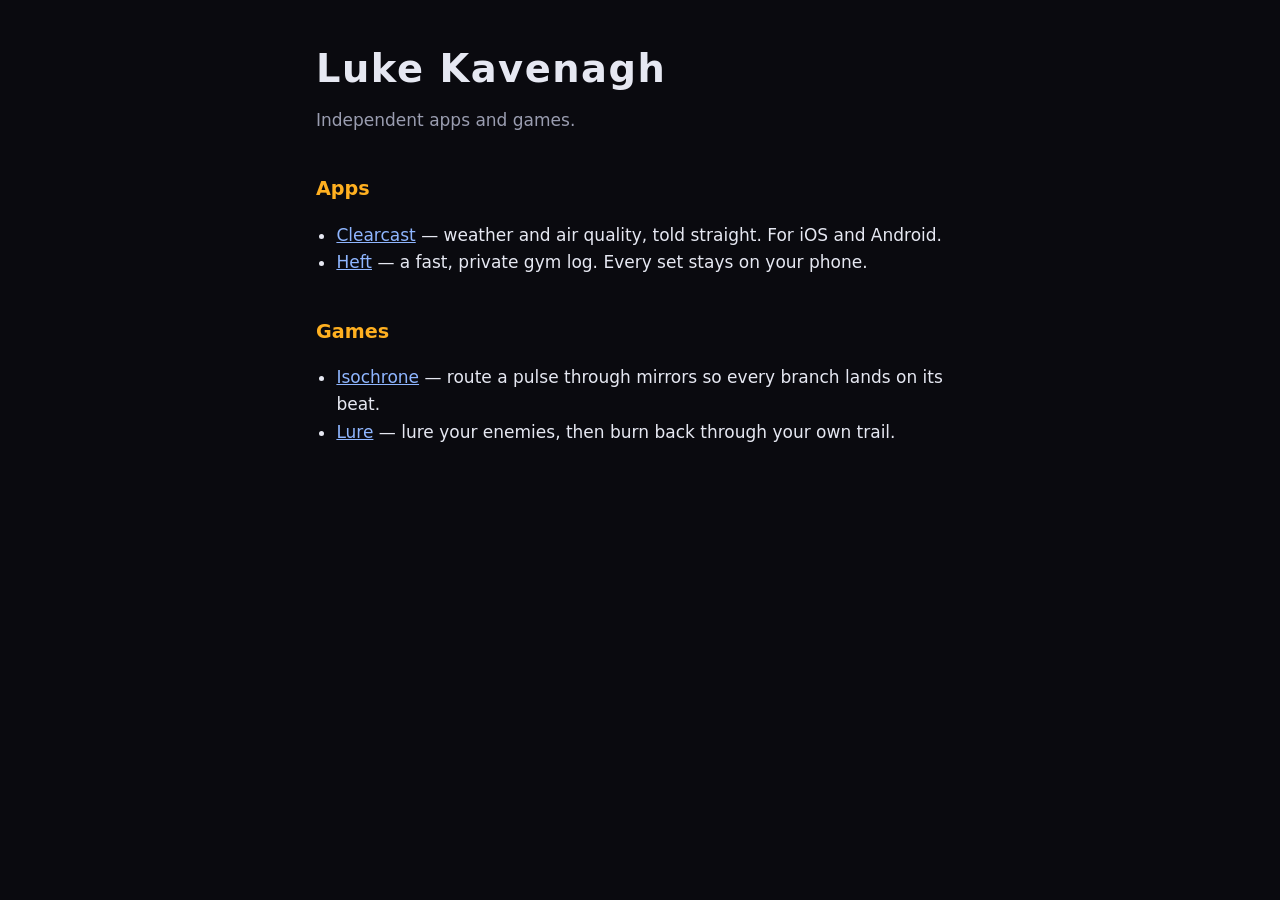
<file: index.html>
<!doctype html>
<html lang="en">
<head>
<meta charset="utf-8">
<meta name="viewport" content="width=device-width, initial-scale=1">
<title>Luke Kavenagh</title>
<link rel="stylesheet" href="/style.css">
</head>
<body>
<main>
  <h1>Luke Kavenagh</h1>
  <p class="dim">Independent apps and games.</p>
  <h2>Apps</h2>
  <ul>
    <li><a href="/clearcast/">Clearcast</a> — weather and air quality, told straight. For iOS and Android.</li>
    <li><a href="/heft/">Heft</a> — a fast, private gym log. Every set stays on your phone.</li>
  </ul>
  <h2>Games</h2>
  <ul>
    <li><a href="/isochrone/">Isochrone</a> — route a pulse through mirrors so every branch lands on its beat.</li>
    <li><a href="/lure/">Lure</a> — lure your enemies, then burn back through your own trail.</li>
  </ul>
</main>
</body>
</html>
</file>
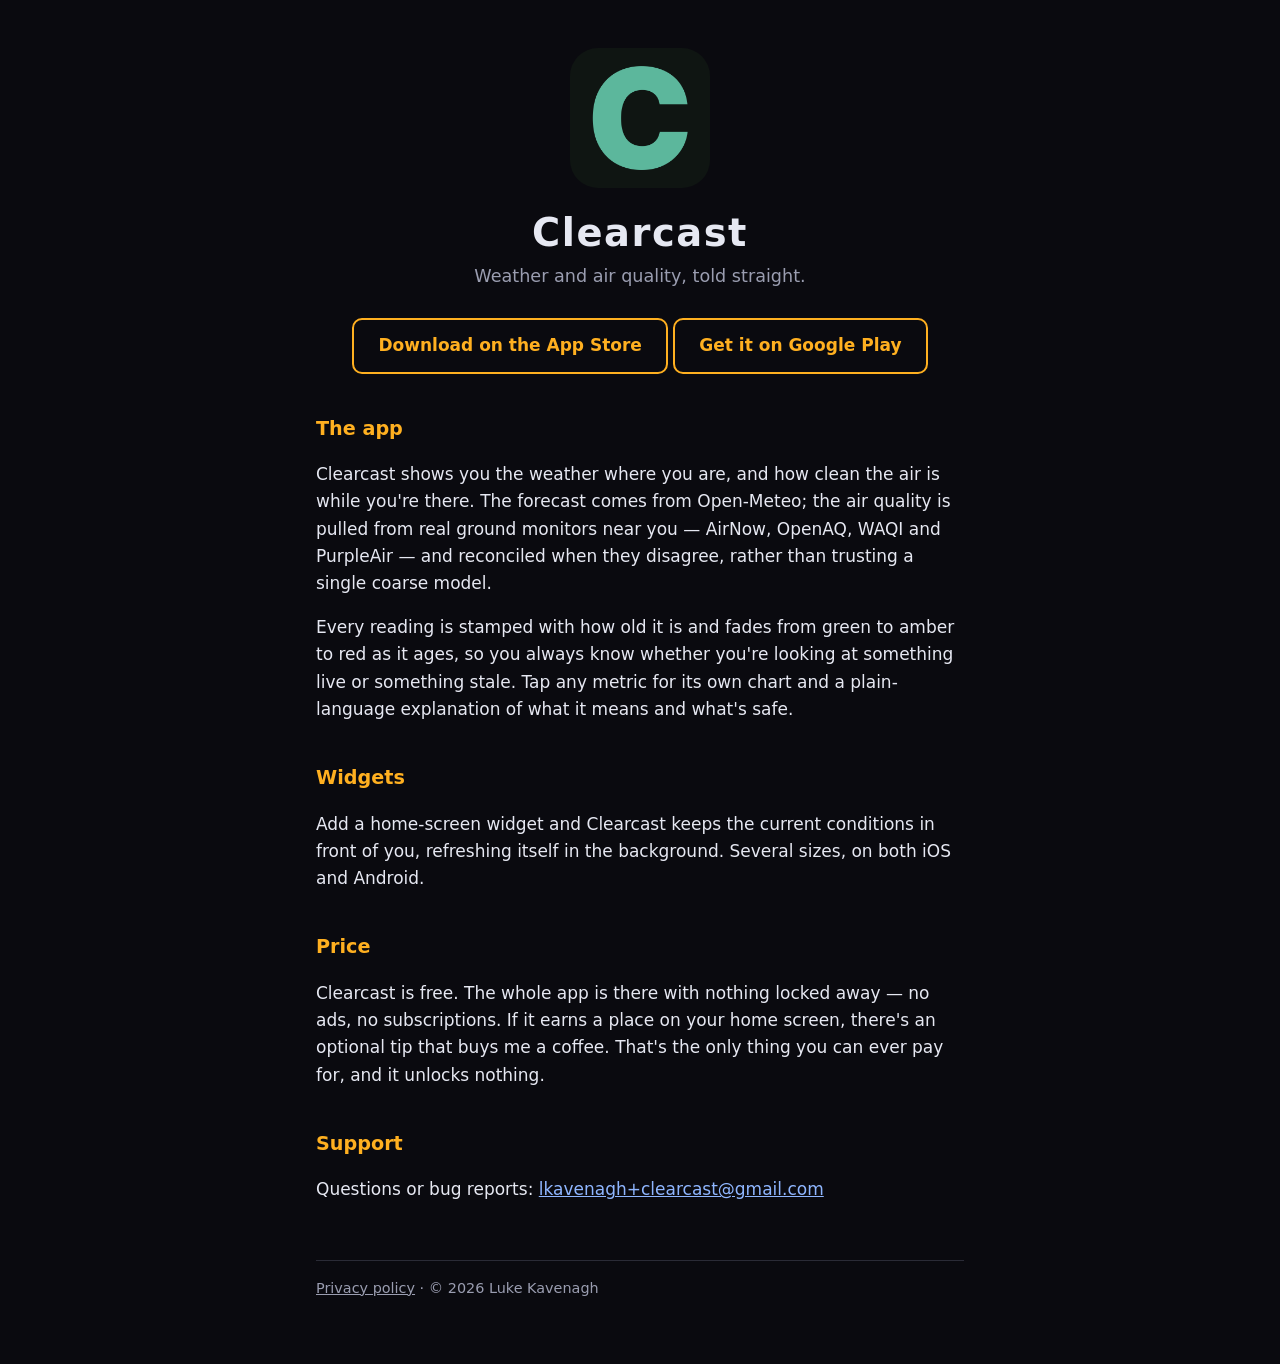
<file: clearcast/index.html>
<!doctype html>
<html lang="en">
<head>
<meta charset="utf-8">
<meta name="viewport" content="width=device-width, initial-scale=1">
<title>Clearcast</title>
<meta name="description" content="Clearcast is a clean weather and air-quality app for iOS and Android. Real forecasts, real ground-station air quality, and home-screen widgets — no ads, no tracking.">
<link rel="icon" href="icon.png" type="image/png">
<link rel="stylesheet" href="/style.css">
</head>
<body>
<main>
  <div class="hero">
    <img src="icon.png" alt="Clearcast app icon">
    <h1>Clearcast</h1>
    <p class="tagline">Weather and air quality, told straight.</p>
    <a class="button" href="https://apps.apple.com/app/id6804431613">Download on the App Store</a>
    <a class="button" href="https://play.google.com/store/apps/details?id=com.lukekavenagh.clearcast">Get it on Google Play</a>
  </div>

  <h2>The app</h2>
  <p>Clearcast shows you the weather where you are, and how clean the air is while you're
  there. The forecast comes from Open-Meteo; the air quality is pulled from real ground
  monitors near you — AirNow, OpenAQ, WAQI and PurpleAir — and reconciled when they
  disagree, rather than trusting a single coarse model.</p>
  <p>Every reading is stamped with how old it is and fades from green to amber to red as it
  ages, so you always know whether you're looking at something live or something stale.
  Tap any metric for its own chart and a plain-language explanation of what it means and
  what's safe.</p>

  <h2>Widgets</h2>
  <p>Add a home-screen widget and Clearcast keeps the current conditions in front of you,
  refreshing itself in the background. Several sizes, on both iOS and Android.</p>

  <h2>Price</h2>
  <p>Clearcast is free. The whole app is there with nothing locked away — no ads, no
  subscriptions. If it earns a place on your home screen, there's an optional tip that buys
  me a coffee. That's the only thing you can ever pay for, and it unlocks nothing.</p>

  <h2>Support</h2>
  <p>Questions or bug reports: <a href="mailto:lkavenagh+clearcast@gmail.com">lkavenagh+clearcast@gmail.com</a></p>

  <footer>
    <a href="privacy.html">Privacy policy</a> · © 2026 Luke Kavenagh
  </footer>
</main>
</body>
</html>
</file>
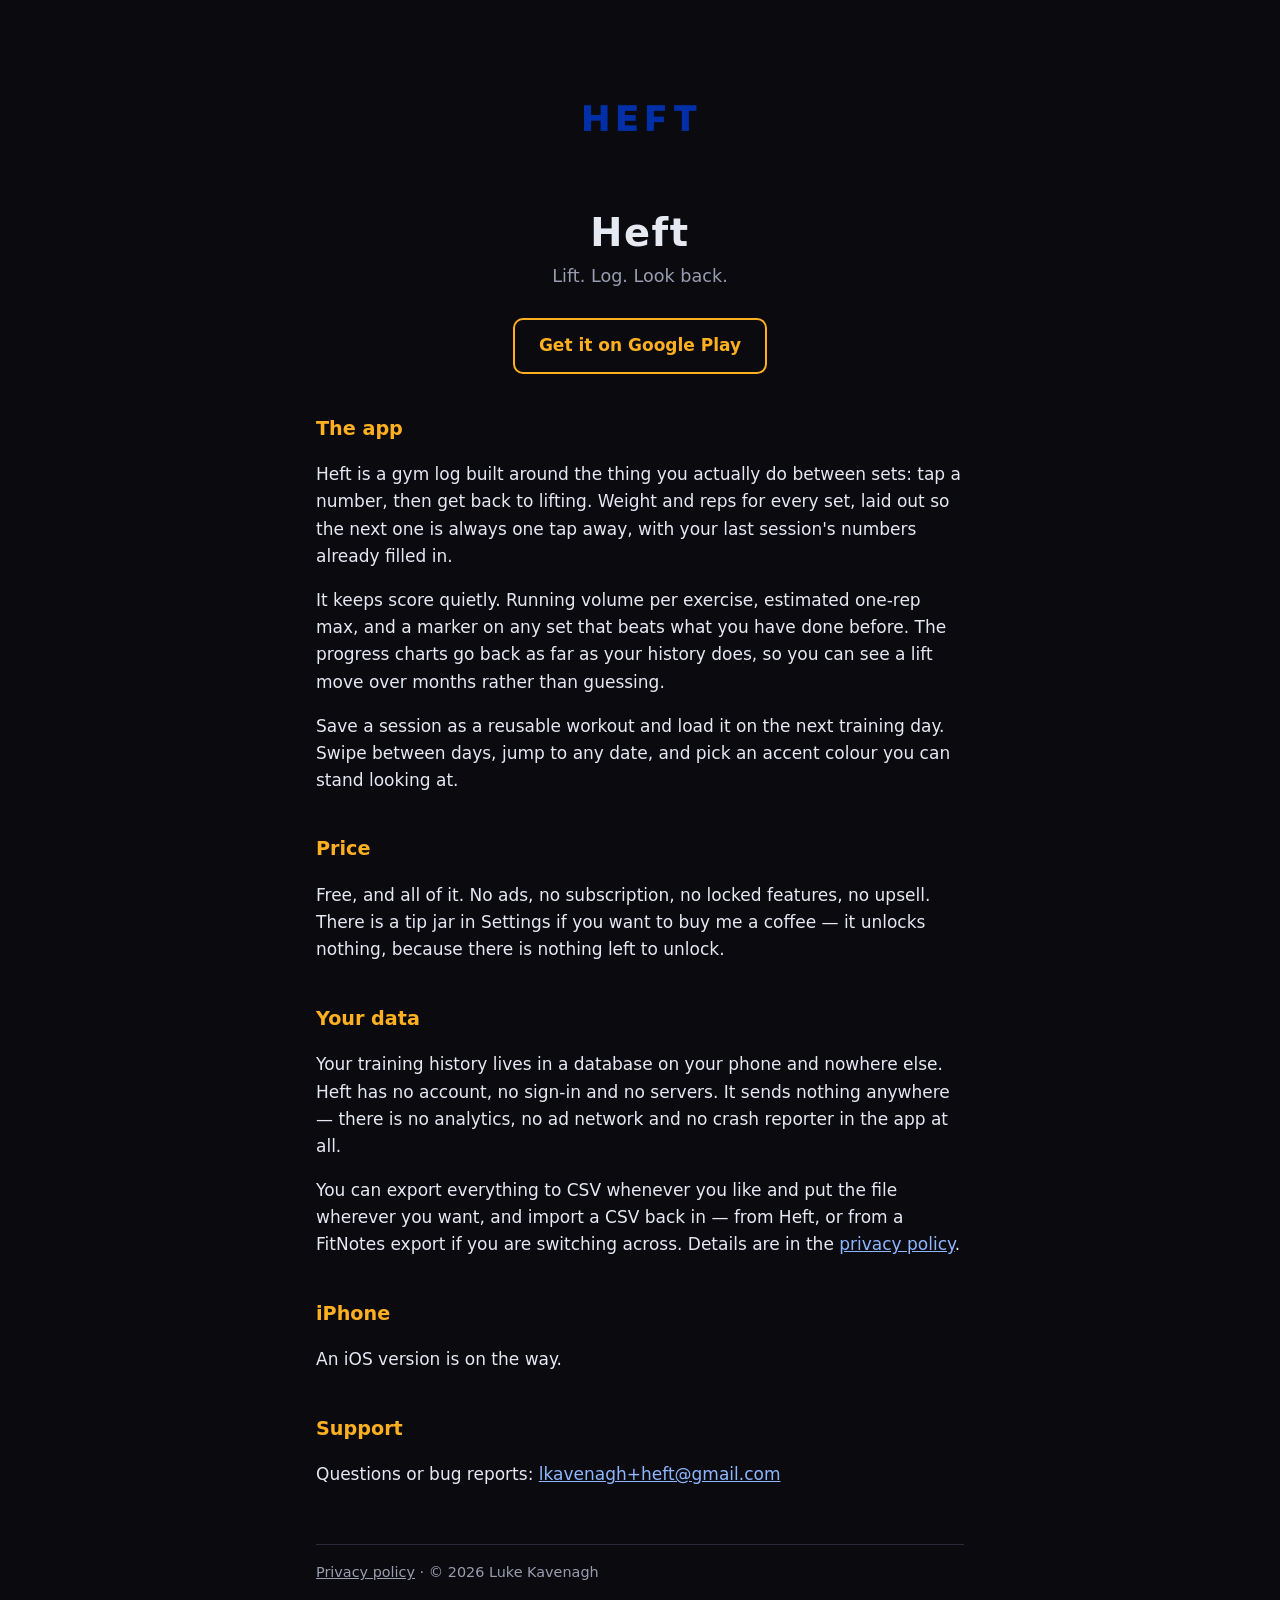
<file: heft/index.html>
<!doctype html>
<html lang="en">
<head>
<meta charset="utf-8">
<meta name="viewport" content="width=device-width, initial-scale=1">
<title>Heft</title>
<meta name="description" content="Heft is a fast, private gym log for Android. Track every set, watch your lifts climb, and keep all of it on your own phone. No account, no subscription, no ads.">
<link rel="icon" href="icon.png" type="image/png">
<link rel="stylesheet" href="/style.css">
</head>
<body>
<main>
  <div class="hero">
    <img src="icon.png" alt="Heft app icon">
    <h1>Heft</h1>
    <p class="tagline">Lift. Log. Look back.</p>
    <a class="button" href="https://play.google.com/store/apps/details?id=com.lukekavenagh.heft">Get it on Google Play</a>
  </div>

  <h2>The app</h2>
  <p>Heft is a gym log built around the thing you actually do between sets: tap a number,
  then get back to lifting. Weight and reps for every set, laid out so the next one is
  always one tap away, with your last session's numbers already filled in.</p>
  <p>It keeps score quietly. Running volume per exercise, estimated one-rep max, and a
  marker on any set that beats what you have done before. The progress charts go back as
  far as your history does, so you can see a lift move over months rather than guessing.</p>
  <p>Save a session as a reusable workout and load it on the next training day. Swipe
  between days, jump to any date, and pick an accent colour you can stand looking at.</p>

  <h2>Price</h2>
  <p>Free, and all of it. No ads, no subscription, no locked features, no upsell. There is
  a tip jar in Settings if you want to buy me a coffee — it unlocks nothing, because there
  is nothing left to unlock.</p>

  <h2>Your data</h2>
  <p>Your training history lives in a database on your phone and nowhere else. Heft has no
  account, no sign-in and no servers. It sends nothing anywhere — there is no analytics,
  no ad network and no crash reporter in the app at all.</p>
  <p>You can export everything to CSV whenever you like and put the file wherever you want,
  and import a CSV back in — from Heft, or from a FitNotes export if you are switching
  across. Details are in the <a href="privacy.html">privacy policy</a>.</p>

  <h2>iPhone</h2>
  <p>An iOS version is on the way.</p>

  <h2>Support</h2>
  <p>Questions or bug reports: <a href="mailto:lkavenagh+heft@gmail.com">lkavenagh+heft@gmail.com</a></p>

  <footer>
    <a href="privacy.html">Privacy policy</a> · © 2026 Luke Kavenagh
  </footer>
</main>
</body>
</html>
</file>
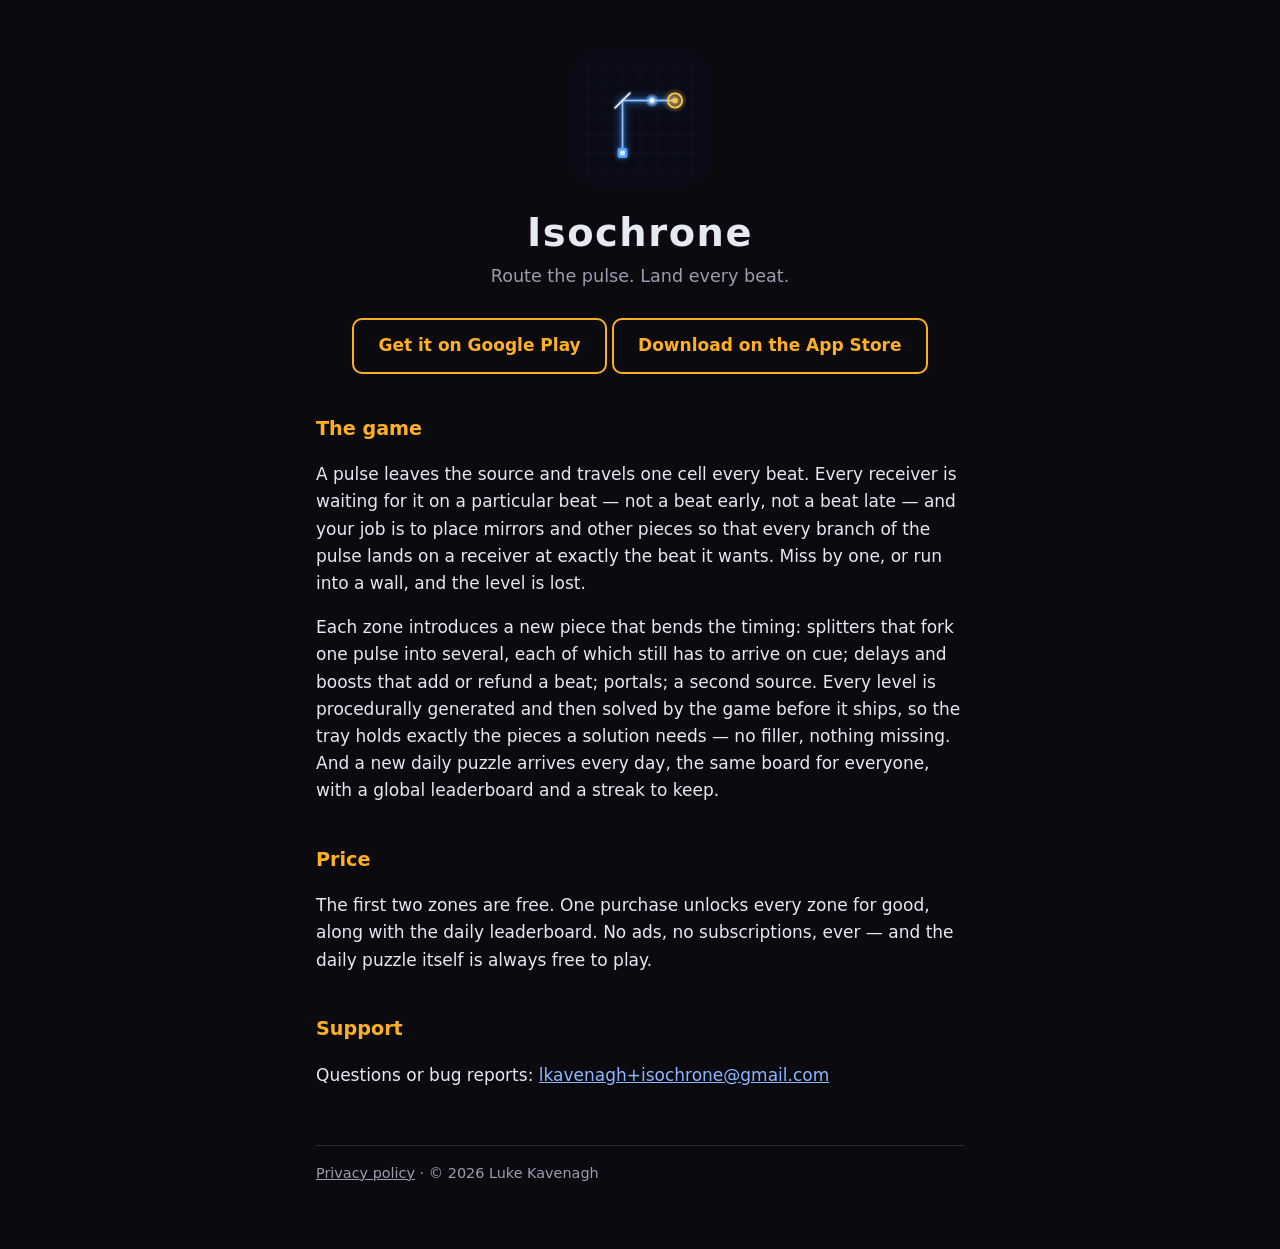
<file: isochrone/index.html>
<!doctype html>
<html lang="en">
<head>
<meta charset="utf-8">
<meta name="viewport" content="width=device-width, initial-scale=1">
<title>Isochrone</title>
<meta name="description" content="Isochrone is a pulse-routing puzzle game for Android and iOS. Steer a pulse with mirrors and splitters so every branch lands on its receiver at the exact beat.">
<link rel="icon" href="icon.svg" type="image/svg+xml">
<link rel="stylesheet" href="/style.css">
</head>
<body>
<main>
  <div class="hero">
    <img src="icon.svg" alt="Isochrone app icon">
    <h1>Isochrone</h1>
    <p class="tagline">Route the pulse. Land every beat.</p>
    <a class="button" href="https://play.google.com/store/apps/details?id=com.lukekavenagh.isochrone">Get it on Google Play</a>
    <a class="button" href="https://apps.apple.com/app/id6809238037">Download on the App Store</a>
  </div>

  <h2>The game</h2>
  <p>A pulse leaves the source and travels one cell every beat. Every receiver is
  waiting for it on a particular beat — not a beat early, not a beat late — and your
  job is to place mirrors and other pieces so that every branch of the pulse lands
  on a receiver at exactly the beat it wants. Miss by one, or run into a wall, and
  the level is lost.</p>
  <p>Each zone introduces a new piece that bends the timing: splitters that fork one
  pulse into several, each of which still has to arrive on cue; delays and boosts
  that add or refund a beat; portals; a second source. Every level is procedurally
  generated and then solved by the game before it ships, so the tray holds exactly
  the pieces a solution needs — no filler, nothing missing. And a new daily puzzle
  arrives every day, the same board for everyone, with a global leaderboard and a
  streak to keep.</p>

  <h2>Price</h2>
  <p>The first two zones are free. One purchase unlocks every zone for good, along
  with the daily leaderboard. No ads, no subscriptions, ever — and the daily puzzle
  itself is always free to play.</p>

  <h2>Support</h2>
  <p>Questions or bug reports: <a href="mailto:lkavenagh+isochrone@gmail.com">lkavenagh+isochrone@gmail.com</a></p>

  <footer>
    <a href="privacy.html">Privacy policy</a> · © 2026 Luke Kavenagh
  </footer>
</main>
</body>
</html>
</file>
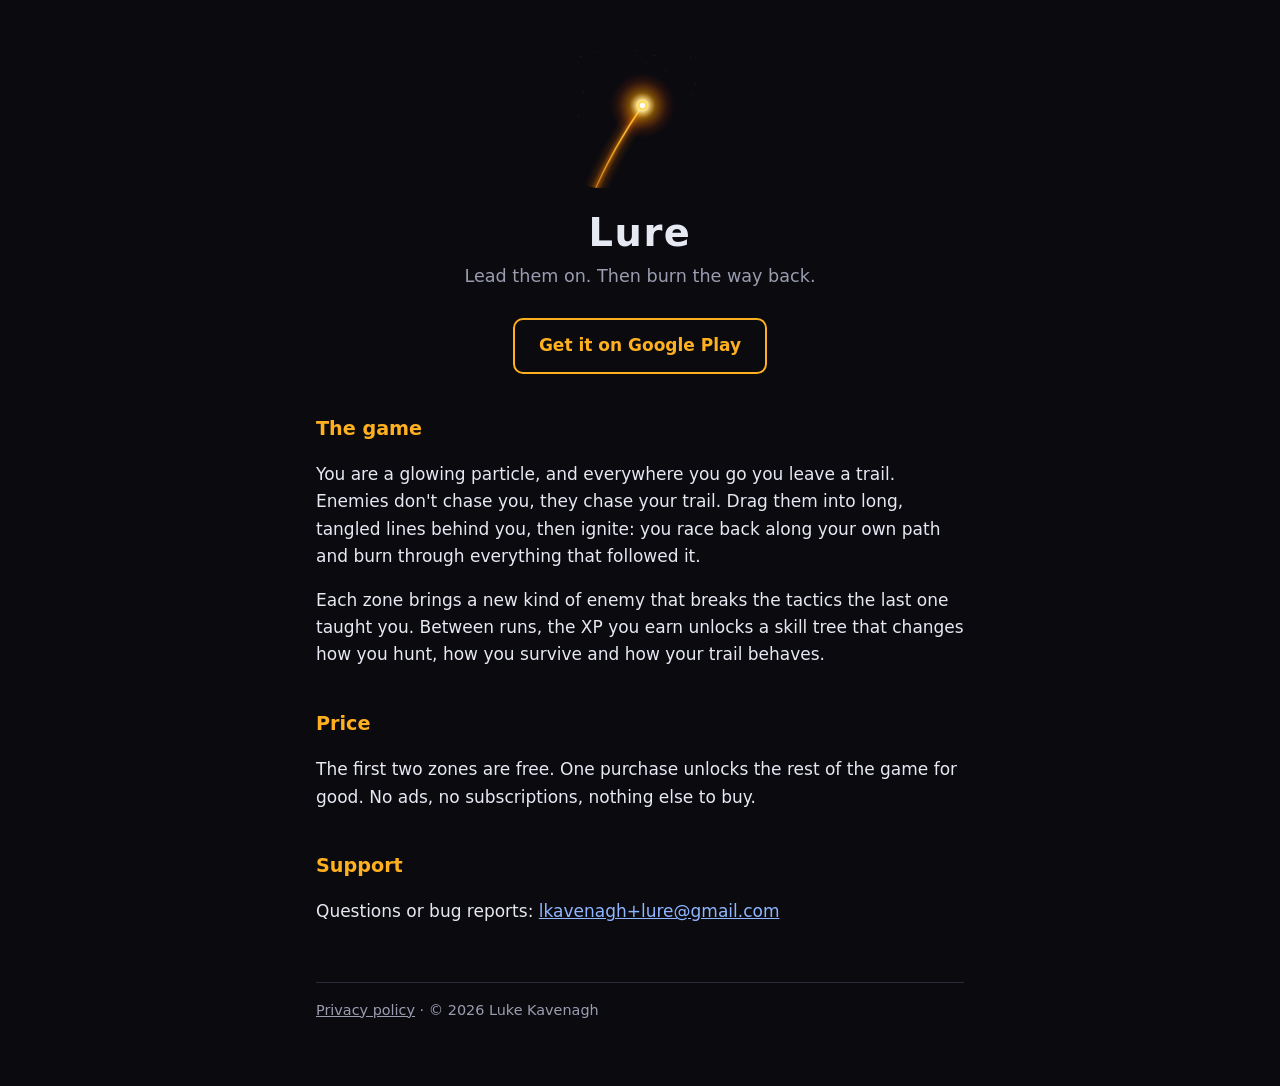
<file: lure/index.html>
<!doctype html>
<html lang="en">
<head>
<meta charset="utf-8">
<meta name="viewport" content="width=device-width, initial-scale=1">
<title>Lure</title>
<meta name="description" content="Lure is a minimalist arcade game for Android. Lead enemies along your glowing trail, then ignite it and burn back through them.">
<link rel="icon" href="icon.svg" type="image/svg+xml">
<link rel="stylesheet" href="/style.css">
</head>
<body>
<main>
  <div class="hero">
    <img src="icon.svg" alt="Lure app icon">
    <h1>Lure</h1>
    <p class="tagline">Lead them on. Then burn the way back.</p>
    <a class="button" href="https://play.google.com/store/apps/details?id=com.lukekavenagh.lure">Get it on Google Play</a>
  </div>

  <h2>The game</h2>
  <p>You are a glowing particle, and everywhere you go you leave a trail. Enemies don't
  chase you, they chase your trail. Drag them into long, tangled lines behind you, then
  ignite: you race back along your own path and burn through everything that followed it.</p>
  <p>Each zone brings a new kind of enemy that breaks the tactics the last one taught you.
  Between runs, the XP you earn unlocks a skill tree that changes how you hunt, how you
  survive and how your trail behaves.</p>

  <h2>Price</h2>
  <p>The first two zones are free. One purchase unlocks the rest of the game for good.
  No ads, no subscriptions, nothing else to buy.</p>

  <h2>Support</h2>
  <p>Questions or bug reports: <a href="mailto:lkavenagh+lure@gmail.com">lkavenagh+lure@gmail.com</a></p>

  <footer>
    <a href="privacy.html">Privacy policy</a> · © 2026 Luke Kavenagh
  </footer>
</main>
</body>
</html>
</file>
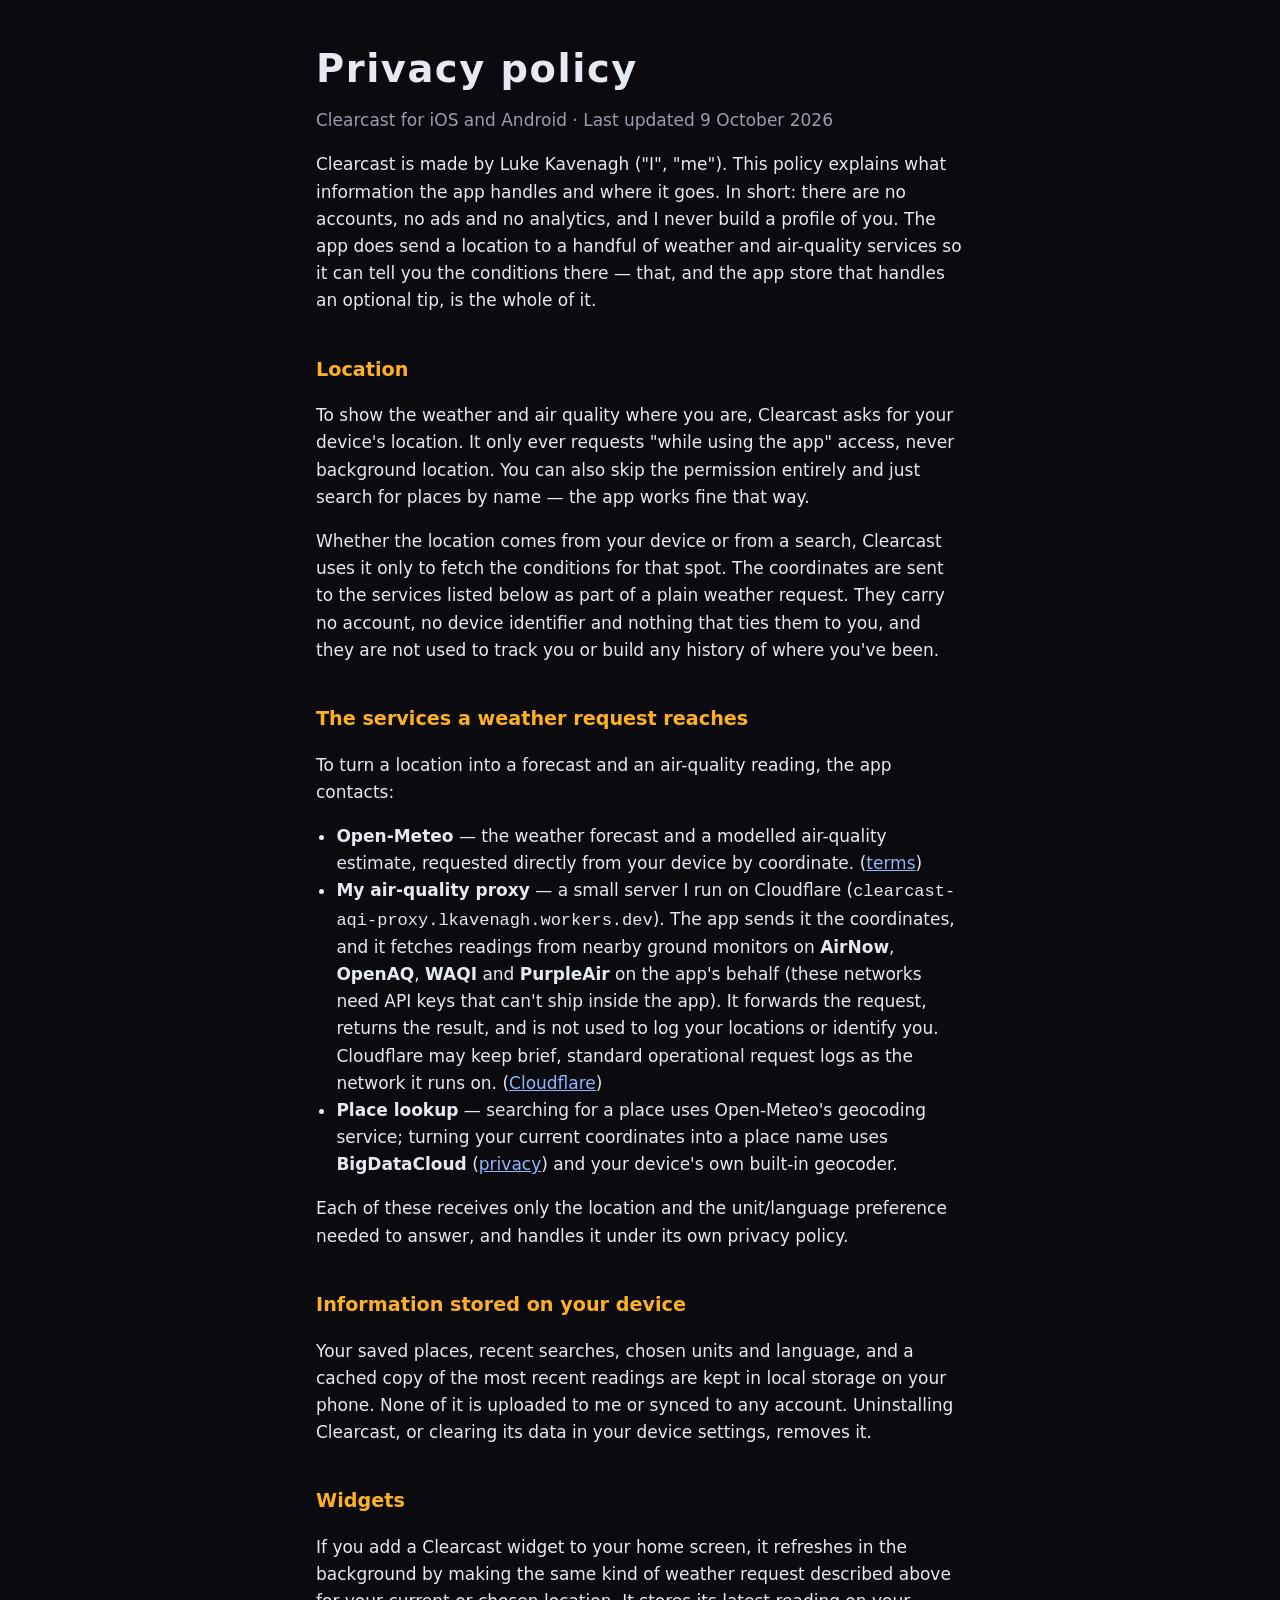
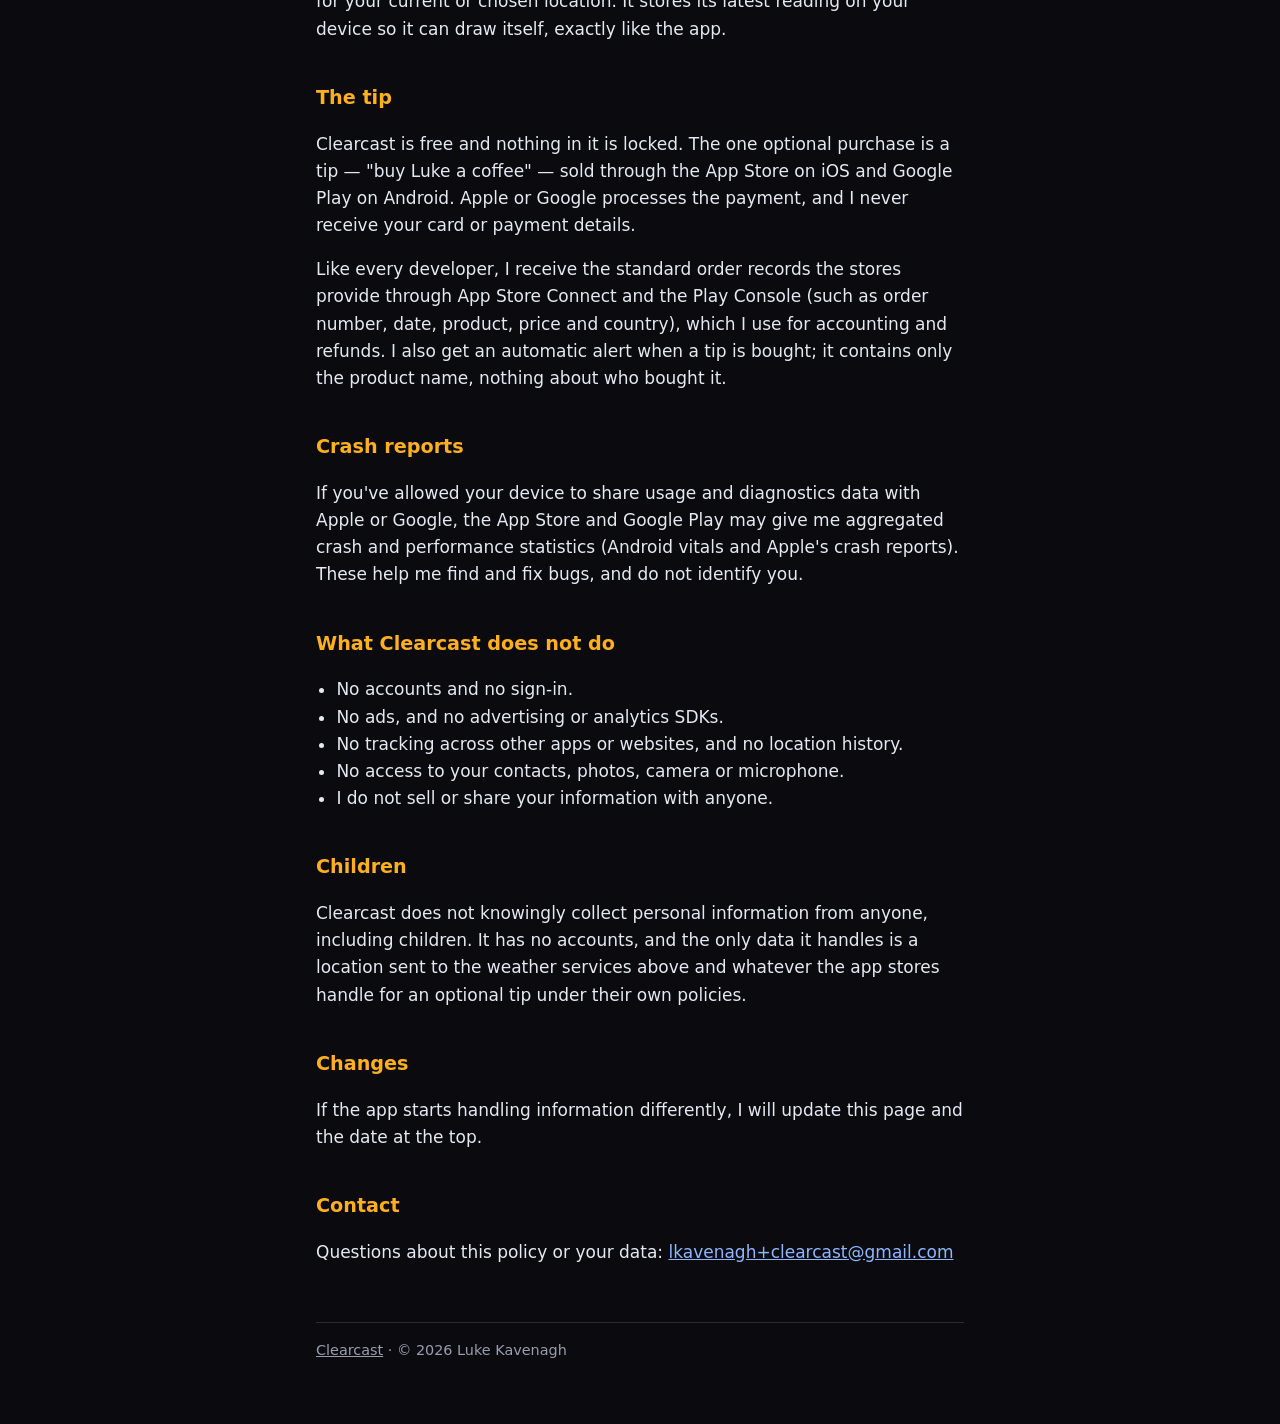
<file: clearcast/privacy.html>
<!doctype html>
<html lang="en">
<head>
<meta charset="utf-8">
<meta name="viewport" content="width=device-width, initial-scale=1">
<title>Clearcast Privacy Policy</title>
<link rel="icon" href="icon.png" type="image/png">
<link rel="stylesheet" href="/style.css">
</head>
<body>
<main>
  <h1>Privacy policy</h1>
  <p class="dim">Clearcast for iOS and Android · Last updated 9 October 2026</p>

  <p>Clearcast is made by Luke Kavenagh ("I", "me"). This policy explains what information
  the app handles and where it goes. In short: there are no accounts, no ads and no
  analytics, and I never build a profile of you. The app does send a location to a handful
  of weather and air-quality services so it can tell you the conditions there — that, and
  the app store that handles an optional tip, is the whole of it.</p>

  <h2>Location</h2>
  <p>To show the weather and air quality where you are, Clearcast asks for your device's
  location. It only ever requests "while using the app" access, never background location.
  You can also skip the permission entirely and just search for places by name — the app
  works fine that way.</p>
  <p>Whether the location comes from your device or from a search, Clearcast uses it only to
  fetch the conditions for that spot. The coordinates are sent to the services listed below
  as part of a plain weather request. They carry no account, no device identifier and
  nothing that ties them to you, and they are not used to track you or build any history of
  where you've been.</p>

  <h2>The services a weather request reaches</h2>
  <p>To turn a location into a forecast and an air-quality reading, the app contacts:</p>
  <ul>
    <li><strong>Open-Meteo</strong> — the weather forecast and a modelled air-quality
    estimate, requested directly from your device by coordinate.
    (<a href="https://open-meteo.com/en/terms">terms</a>)</li>
    <li><strong>My air-quality proxy</strong> — a small server I run on Cloudflare
    (<code>clearcast-aqi-proxy.lkavenagh.workers.dev</code>). The app sends it the
    coordinates, and it fetches readings from nearby ground monitors on
    <strong>AirNow</strong>, <strong>OpenAQ</strong>, <strong>WAQI</strong> and
    <strong>PurpleAir</strong> on the app's behalf (these networks need API keys that can't
    ship inside the app). It forwards the request, returns the result, and is not used to
    log your locations or identify you. Cloudflare may keep brief, standard operational
    request logs as the network it runs on.
    (<a href="https://www.cloudflare.com/privacypolicy/">Cloudflare</a>)</li>
    <li><strong>Place lookup</strong> — searching for a place uses Open-Meteo's geocoding
    service; turning your current coordinates into a place name uses
    <strong>BigDataCloud</strong>
    (<a href="https://www.bigdatacloud.com/privacy-and-cookie-policy">privacy</a>) and your
    device's own built-in geocoder.</li>
  </ul>
  <p>Each of these receives only the location and the unit/language preference needed to
  answer, and handles it under its own privacy policy.</p>

  <h2>Information stored on your device</h2>
  <p>Your saved places, recent searches, chosen units and language, and a cached copy of the
  most recent readings are kept in local storage on your phone. None of it is uploaded to
  me or synced to any account. Uninstalling Clearcast, or clearing its data in your device
  settings, removes it.</p>

  <h2>Widgets</h2>
  <p>If you add a Clearcast widget to your home screen, it refreshes in the background by
  making the same kind of weather request described above for your current or chosen
  location. It stores its latest reading on your device so it can draw itself, exactly like
  the app.</p>

  <h2>The tip</h2>
  <p>Clearcast is free and nothing in it is locked. The one optional purchase is a tip — "buy
  Luke a coffee" — sold through the App Store on iOS and Google Play on Android. Apple or
  Google processes the payment, and I never receive your card or payment details.</p>
  <p>Like every developer, I receive the standard order records the stores provide through
  App Store Connect and the Play Console (such as order number, date, product, price and
  country), which I use for accounting and refunds. I also get an automatic alert when a tip
  is bought; it contains only the product name, nothing about who bought it.</p>

  <h2>Crash reports</h2>
  <p>If you've allowed your device to share usage and diagnostics data with Apple or Google,
  the App Store and Google Play may give me aggregated crash and performance statistics
  (Android vitals and Apple's crash reports). These help me find and fix bugs, and do not
  identify you.</p>

  <h2>What Clearcast does not do</h2>
  <ul>
    <li>No accounts and no sign-in.</li>
    <li>No ads, and no advertising or analytics SDKs.</li>
    <li>No tracking across other apps or websites, and no location history.</li>
    <li>No access to your contacts, photos, camera or microphone.</li>
    <li>I do not sell or share your information with anyone.</li>
  </ul>

  <h2>Children</h2>
  <p>Clearcast does not knowingly collect personal information from anyone, including
  children. It has no accounts, and the only data it handles is a location sent to the
  weather services above and whatever the app stores handle for an optional tip under their
  own policies.</p>

  <h2>Changes</h2>
  <p>If the app starts handling information differently, I will update this page and the date
  at the top.</p>

  <h2>Contact</h2>
  <p>Questions about this policy or your data: <a href="mailto:lkavenagh+clearcast@gmail.com">lkavenagh+clearcast@gmail.com</a></p>

  <footer>
    <a href="./">Clearcast</a> · © 2026 Luke Kavenagh
  </footer>
</main>
</body>
</html>
</file>
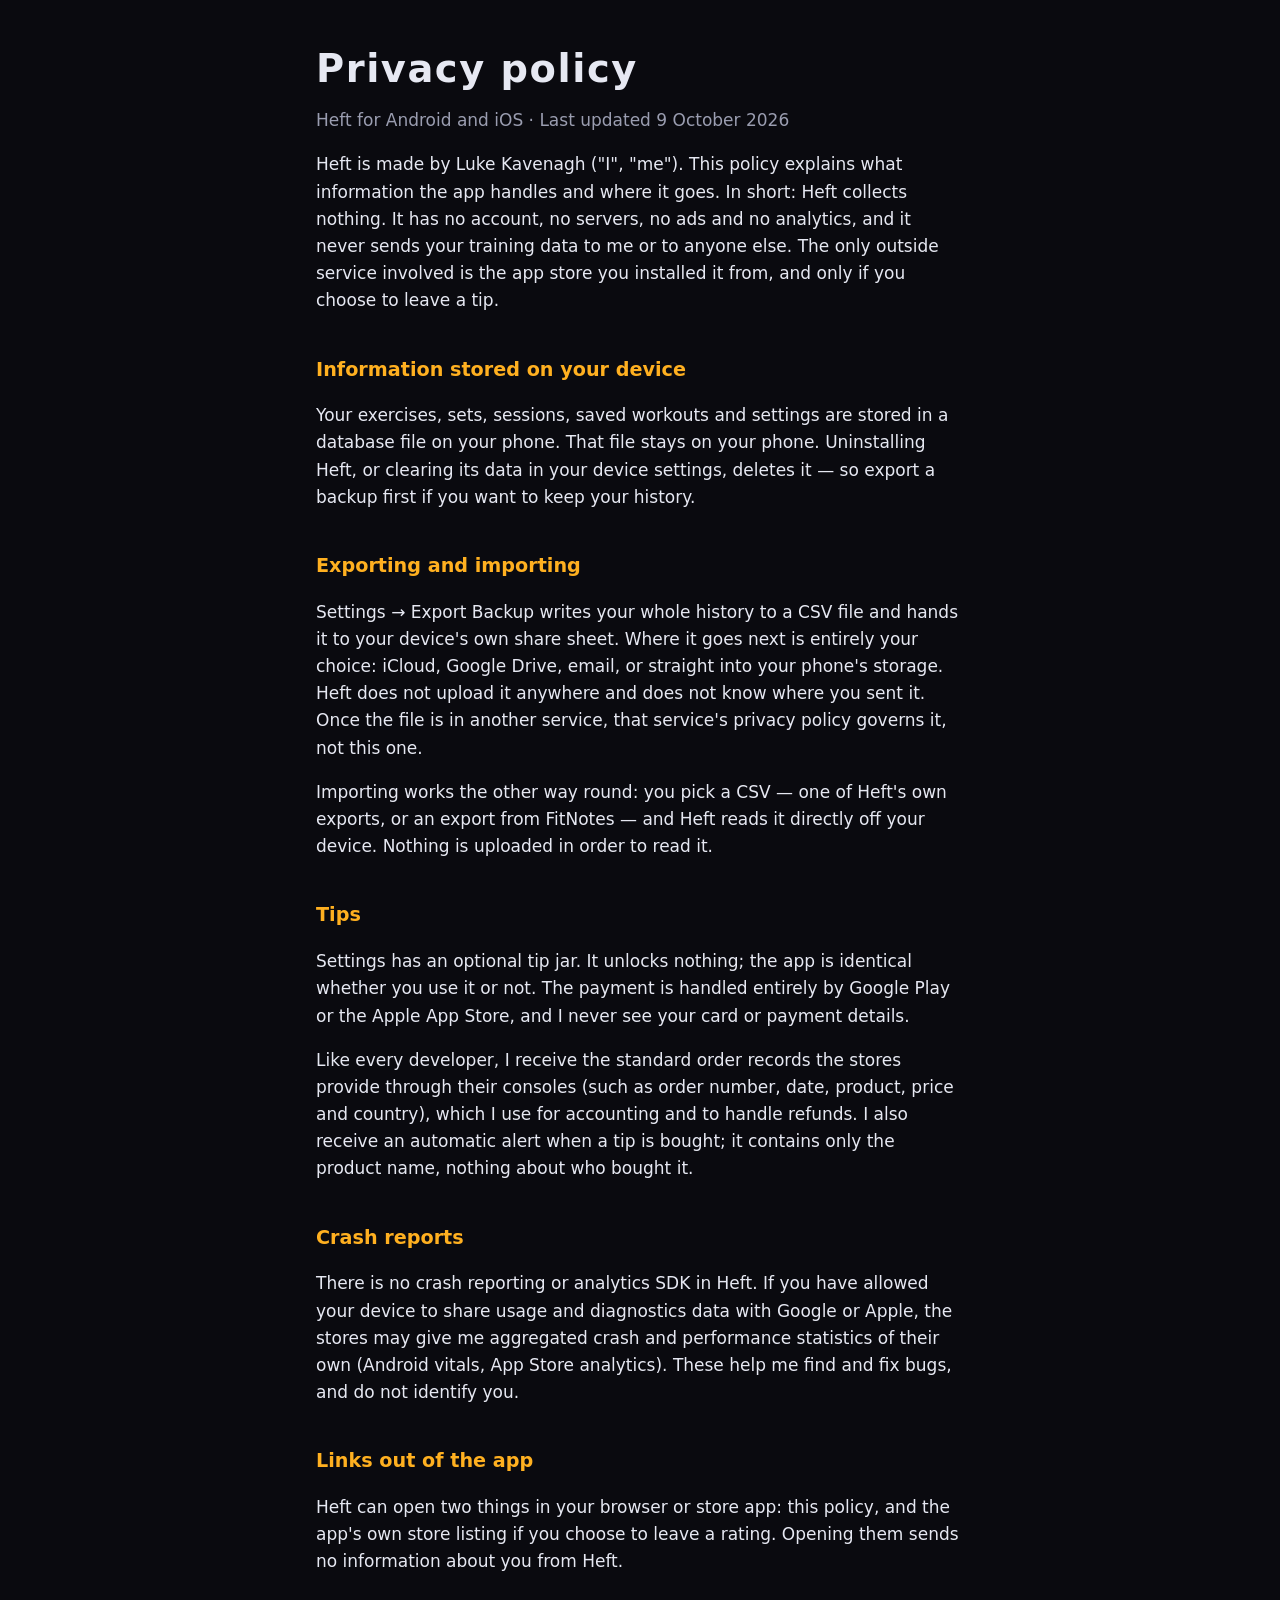
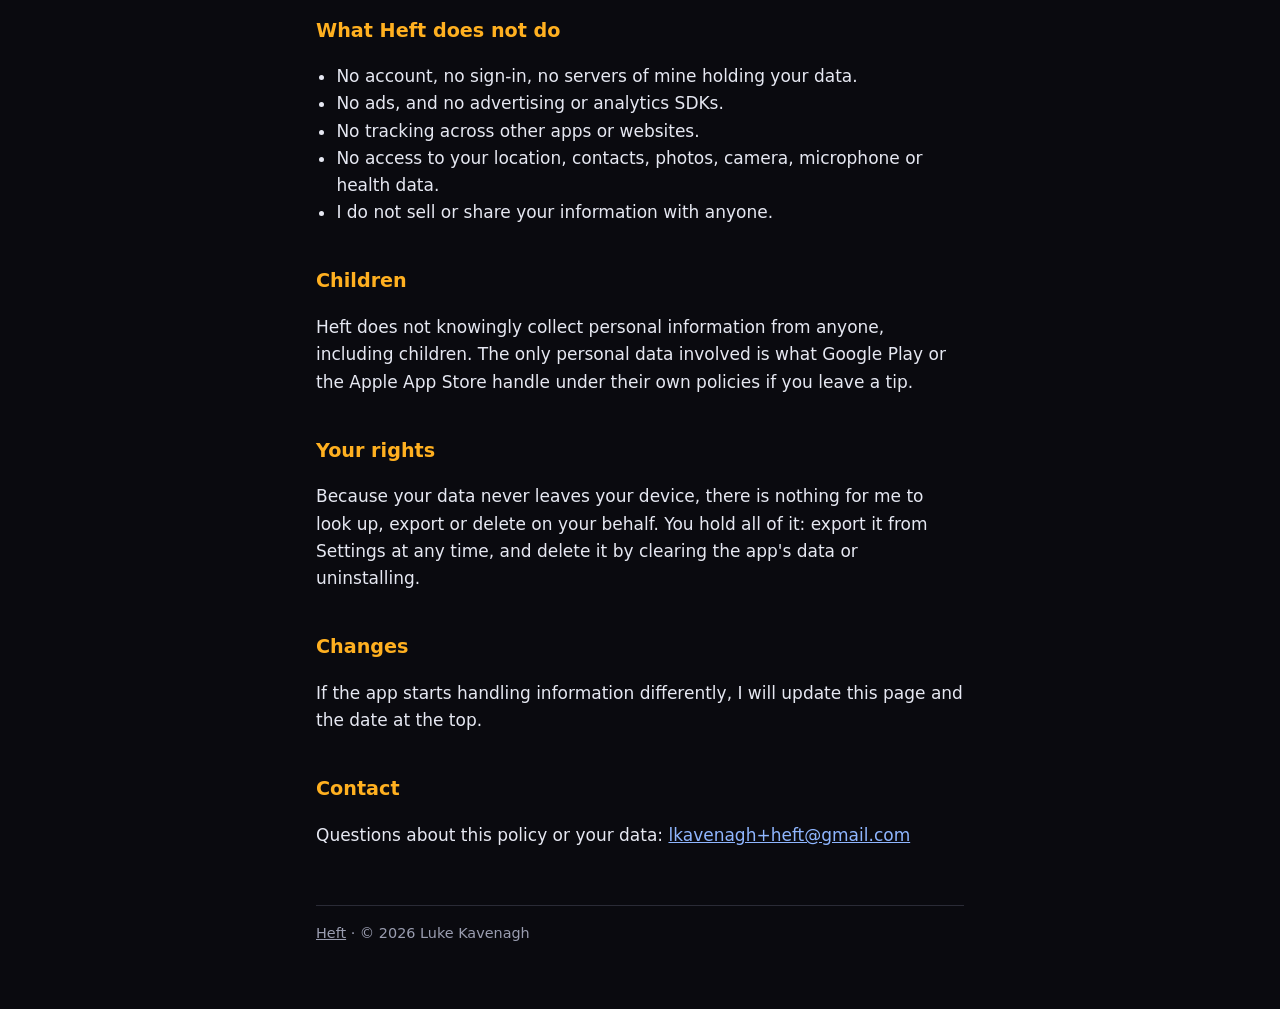
<file: heft/privacy.html>
<!doctype html>
<html lang="en">
<head>
<meta charset="utf-8">
<meta name="viewport" content="width=device-width, initial-scale=1">
<title>Heft Privacy Policy</title>
<link rel="icon" href="icon.png" type="image/png">
<link rel="stylesheet" href="/style.css">
</head>
<body>
<main>
  <h1>Privacy policy</h1>
  <p class="dim">Heft for Android and iOS · Last updated 9 October 2026</p>

  <p>Heft is made by Luke Kavenagh ("I", "me"). This policy explains what information the
  app handles and where it goes. In short: Heft collects nothing. It has no account, no
  servers, no ads and no analytics, and it never sends your training data to me or to
  anyone else. The only outside service involved is the app store you installed it from,
  and only if you choose to leave a tip.</p>

  <h2>Information stored on your device</h2>
  <p>Your exercises, sets, sessions, saved workouts and settings are stored in a database
  file on your phone. That file stays on your phone. Uninstalling Heft, or clearing its
  data in your device settings, deletes it — so export a backup first if you want to keep
  your history.</p>

  <h2>Exporting and importing</h2>
  <p>Settings → Export Backup writes your whole history to a CSV file and hands it to your
  device's own share sheet. Where it goes next is entirely your choice: iCloud, Google
  Drive, email, or straight into your phone's storage. Heft does not upload it anywhere
  and does not know where you sent it. Once the file is in another service, that service's
  privacy policy governs it, not this one.</p>
  <p>Importing works the other way round: you pick a CSV — one of Heft's own exports, or an
  export from FitNotes — and Heft reads it directly off your device. Nothing is uploaded in
  order to read it.</p>

  <h2>Tips</h2>
  <p>Settings has an optional tip jar. It unlocks nothing; the app is identical whether you
  use it or not. The payment is handled entirely by Google Play or the Apple App Store, and
  I never see your card or payment details.</p>
  <p>Like every developer, I receive the standard order records the stores provide through
  their consoles (such as order number, date, product, price and country), which I use for
  accounting and to handle refunds. I also receive an automatic alert when a tip is bought;
  it contains only the product name, nothing about who bought it.</p>

  <h2>Crash reports</h2>
  <p>There is no crash reporting or analytics SDK in Heft. If you have allowed your device
  to share usage and diagnostics data with Google or Apple, the stores may give me
  aggregated crash and performance statistics of their own (Android vitals, App Store
  analytics). These help me find and fix bugs, and do not identify you.</p>

  <h2>Links out of the app</h2>
  <p>Heft can open two things in your browser or store app: this policy, and the app's own
  store listing if you choose to leave a rating. Opening them sends no information about
  you from Heft.</p>

  <h2>What Heft does not do</h2>
  <ul>
    <li>No account, no sign-in, no servers of mine holding your data.</li>
    <li>No ads, and no advertising or analytics SDKs.</li>
    <li>No tracking across other apps or websites.</li>
    <li>No access to your location, contacts, photos, camera, microphone or health data.</li>
    <li>I do not sell or share your information with anyone.</li>
  </ul>

  <h2>Children</h2>
  <p>Heft does not knowingly collect personal information from anyone, including children.
  The only personal data involved is what Google Play or the Apple App Store handle under
  their own policies if you leave a tip.</p>

  <h2>Your rights</h2>
  <p>Because your data never leaves your device, there is nothing for me to look up, export
  or delete on your behalf. You hold all of it: export it from Settings at any time, and
  delete it by clearing the app's data or uninstalling.</p>

  <h2>Changes</h2>
  <p>If the app starts handling information differently, I will update this page and the
  date at the top.</p>

  <h2>Contact</h2>
  <p>Questions about this policy or your data: <a href="mailto:lkavenagh+heft@gmail.com">lkavenagh+heft@gmail.com</a></p>

  <footer>
    <a href="./">Heft</a> · © 2026 Luke Kavenagh
  </footer>
</main>
</body>
</html>
</file>
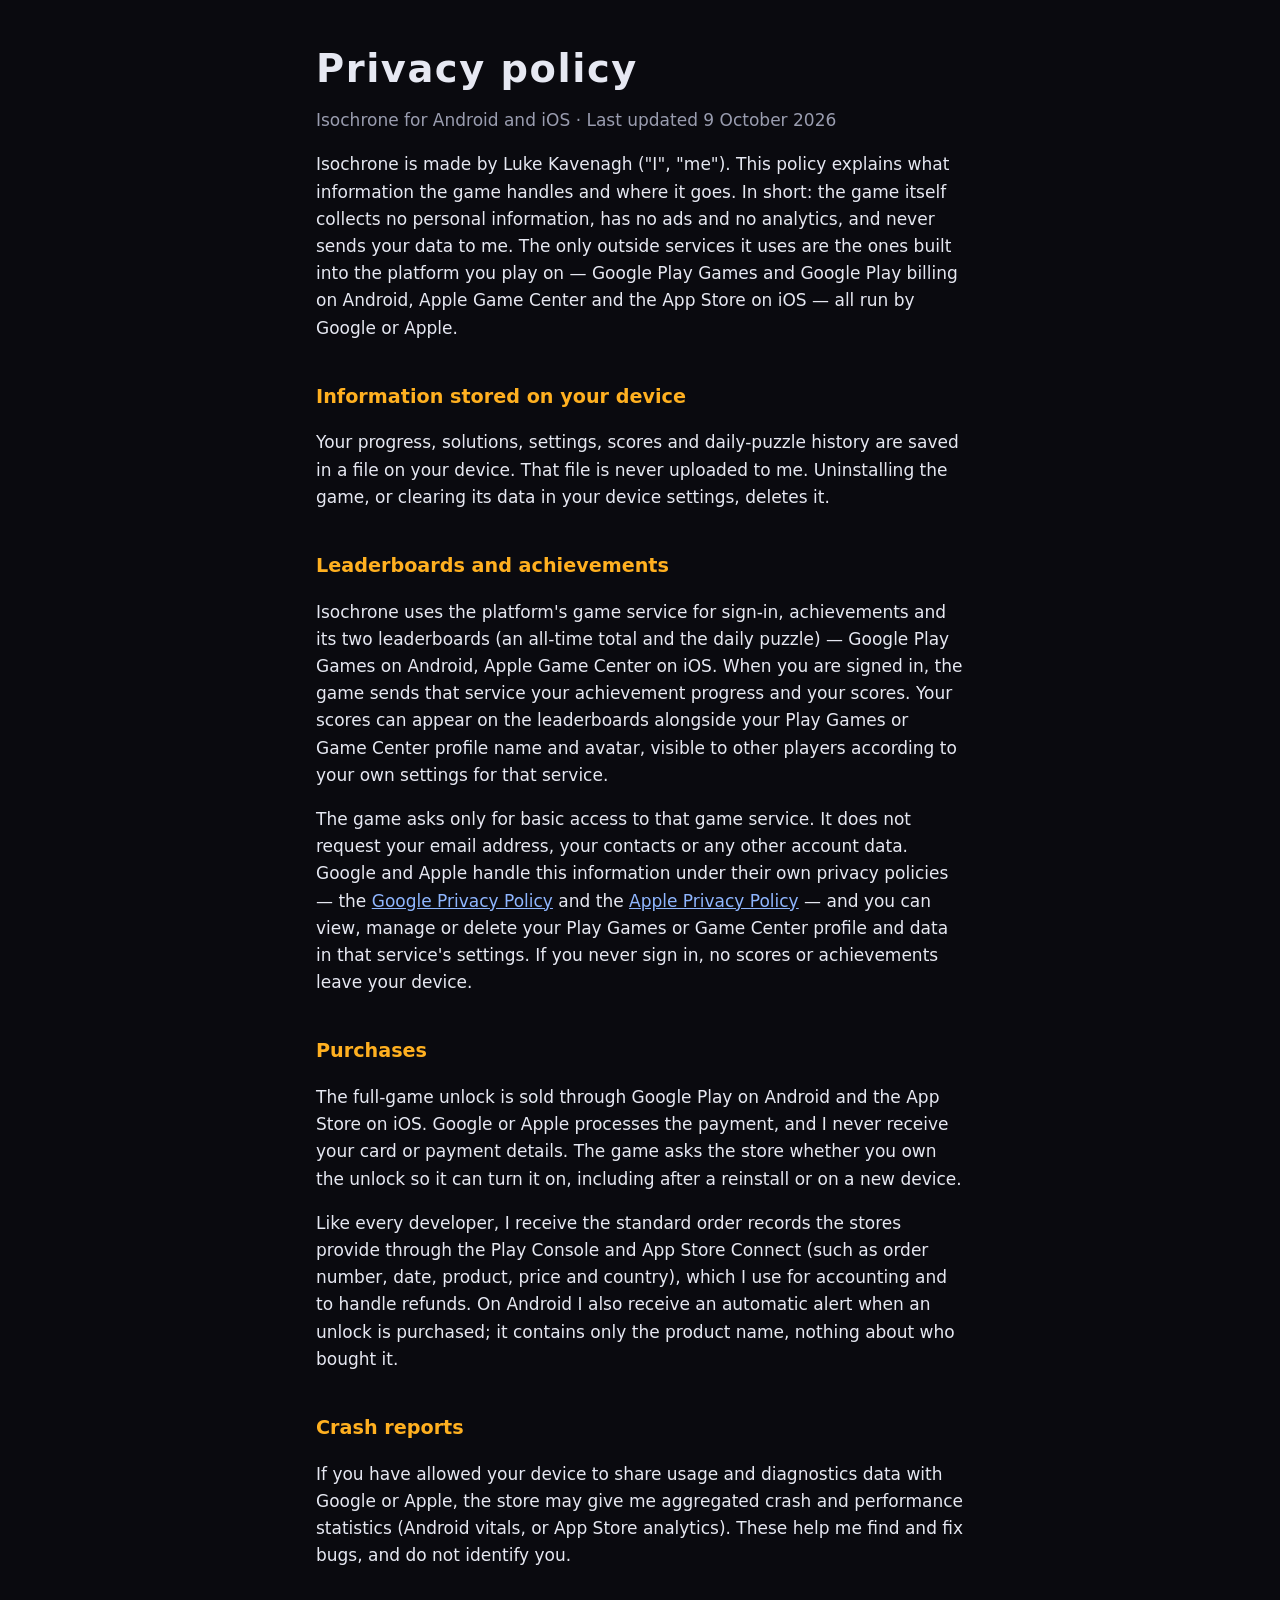
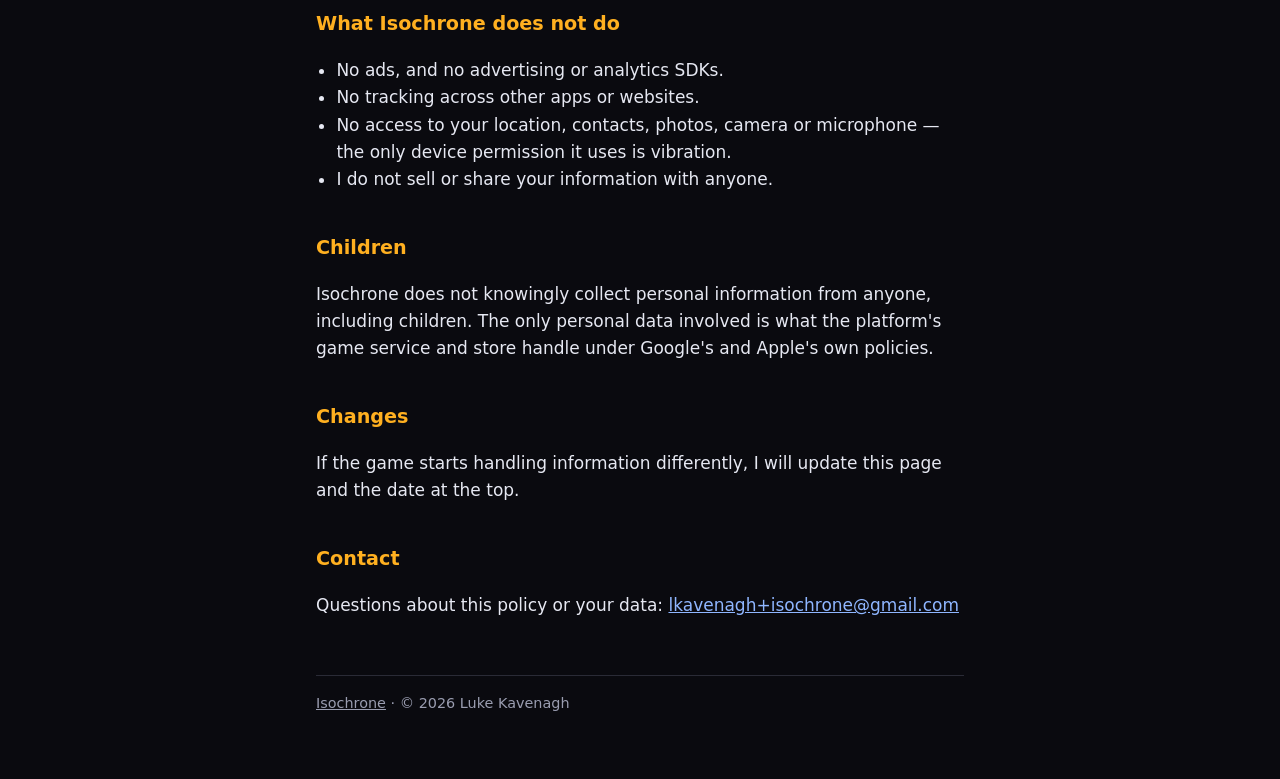
<file: isochrone/privacy.html>
<!doctype html>
<html lang="en">
<head>
<meta charset="utf-8">
<meta name="viewport" content="width=device-width, initial-scale=1">
<title>Isochrone Privacy Policy</title>
<link rel="icon" href="icon.svg" type="image/svg+xml">
<link rel="stylesheet" href="/style.css">
</head>
<body>
<main>
  <h1>Privacy policy</h1>
  <p class="dim">Isochrone for Android and iOS · Last updated 9 October 2026</p>

  <p>Isochrone is made by Luke Kavenagh ("I", "me"). This policy explains what
  information the game handles and where it goes. In short: the game itself collects
  no personal information, has no ads and no analytics, and never sends your data to
  me. The only outside services it uses are the ones built into the platform you play
  on — Google Play Games and Google Play billing on Android, Apple Game Center and the
  App Store on iOS — all run by Google or Apple.</p>

  <h2>Information stored on your device</h2>
  <p>Your progress, solutions, settings, scores and daily-puzzle history are saved in a
  file on your device. That file is never uploaded to me. Uninstalling the game, or
  clearing its data in your device settings, deletes it.</p>

  <h2>Leaderboards and achievements</h2>
  <p>Isochrone uses the platform's game service for sign-in, achievements and its two
  leaderboards (an all-time total and the daily puzzle) — Google Play Games on Android,
  Apple Game Center on iOS. When you are signed in, the game sends that service your
  achievement progress and your scores. Your scores can appear on the leaderboards
  alongside your Play Games or Game Center profile name and avatar, visible to other
  players according to your own settings for that service.</p>
  <p>The game asks only for basic access to that game service. It does not request your
  email address, your contacts or any other account data. Google and Apple handle this
  information under their own privacy policies — the
  <a href="https://policies.google.com/privacy">Google Privacy Policy</a> and the
  <a href="https://www.apple.com/legal/privacy/">Apple Privacy Policy</a> — and you can
  view, manage or delete your Play Games or Game Center profile and data in that
  service's settings. If you never sign in, no scores or achievements leave your device.</p>

  <h2>Purchases</h2>
  <p>The full-game unlock is sold through Google Play on Android and the App Store on
  iOS. Google or Apple processes the payment, and I never receive your card or payment
  details. The game asks the store whether you own the unlock so it can turn it on,
  including after a reinstall or on a new device.</p>
  <p>Like every developer, I receive the standard order records the stores provide
  through the Play Console and App Store Connect (such as order number, date, product,
  price and country), which I use for accounting and to handle refunds. On Android I
  also receive an automatic alert when an unlock is purchased; it contains only the
  product name, nothing about who bought it.</p>

  <h2>Crash reports</h2>
  <p>If you have allowed your device to share usage and diagnostics data with Google or
  Apple, the store may give me aggregated crash and performance statistics (Android
  vitals, or App Store analytics). These help me find and fix bugs, and do not identify
  you.</p>

  <h2>What Isochrone does not do</h2>
  <ul>
    <li>No ads, and no advertising or analytics SDKs.</li>
    <li>No tracking across other apps or websites.</li>
    <li>No access to your location, contacts, photos, camera or microphone — the only
    device permission it uses is vibration.</li>
    <li>I do not sell or share your information with anyone.</li>
  </ul>

  <h2>Children</h2>
  <p>Isochrone does not knowingly collect personal information from anyone, including
  children. The only personal data involved is what the platform's game service and
  store handle under Google's and Apple's own policies.</p>

  <h2>Changes</h2>
  <p>If the game starts handling information differently, I will update this page and
  the date at the top.</p>

  <h2>Contact</h2>
  <p>Questions about this policy or your data: <a href="mailto:lkavenagh+isochrone@gmail.com">lkavenagh+isochrone@gmail.com</a></p>

  <footer>
    <a href="./">Isochrone</a> · © 2026 Luke Kavenagh
  </footer>
</main>
</body>
</html>
</file>
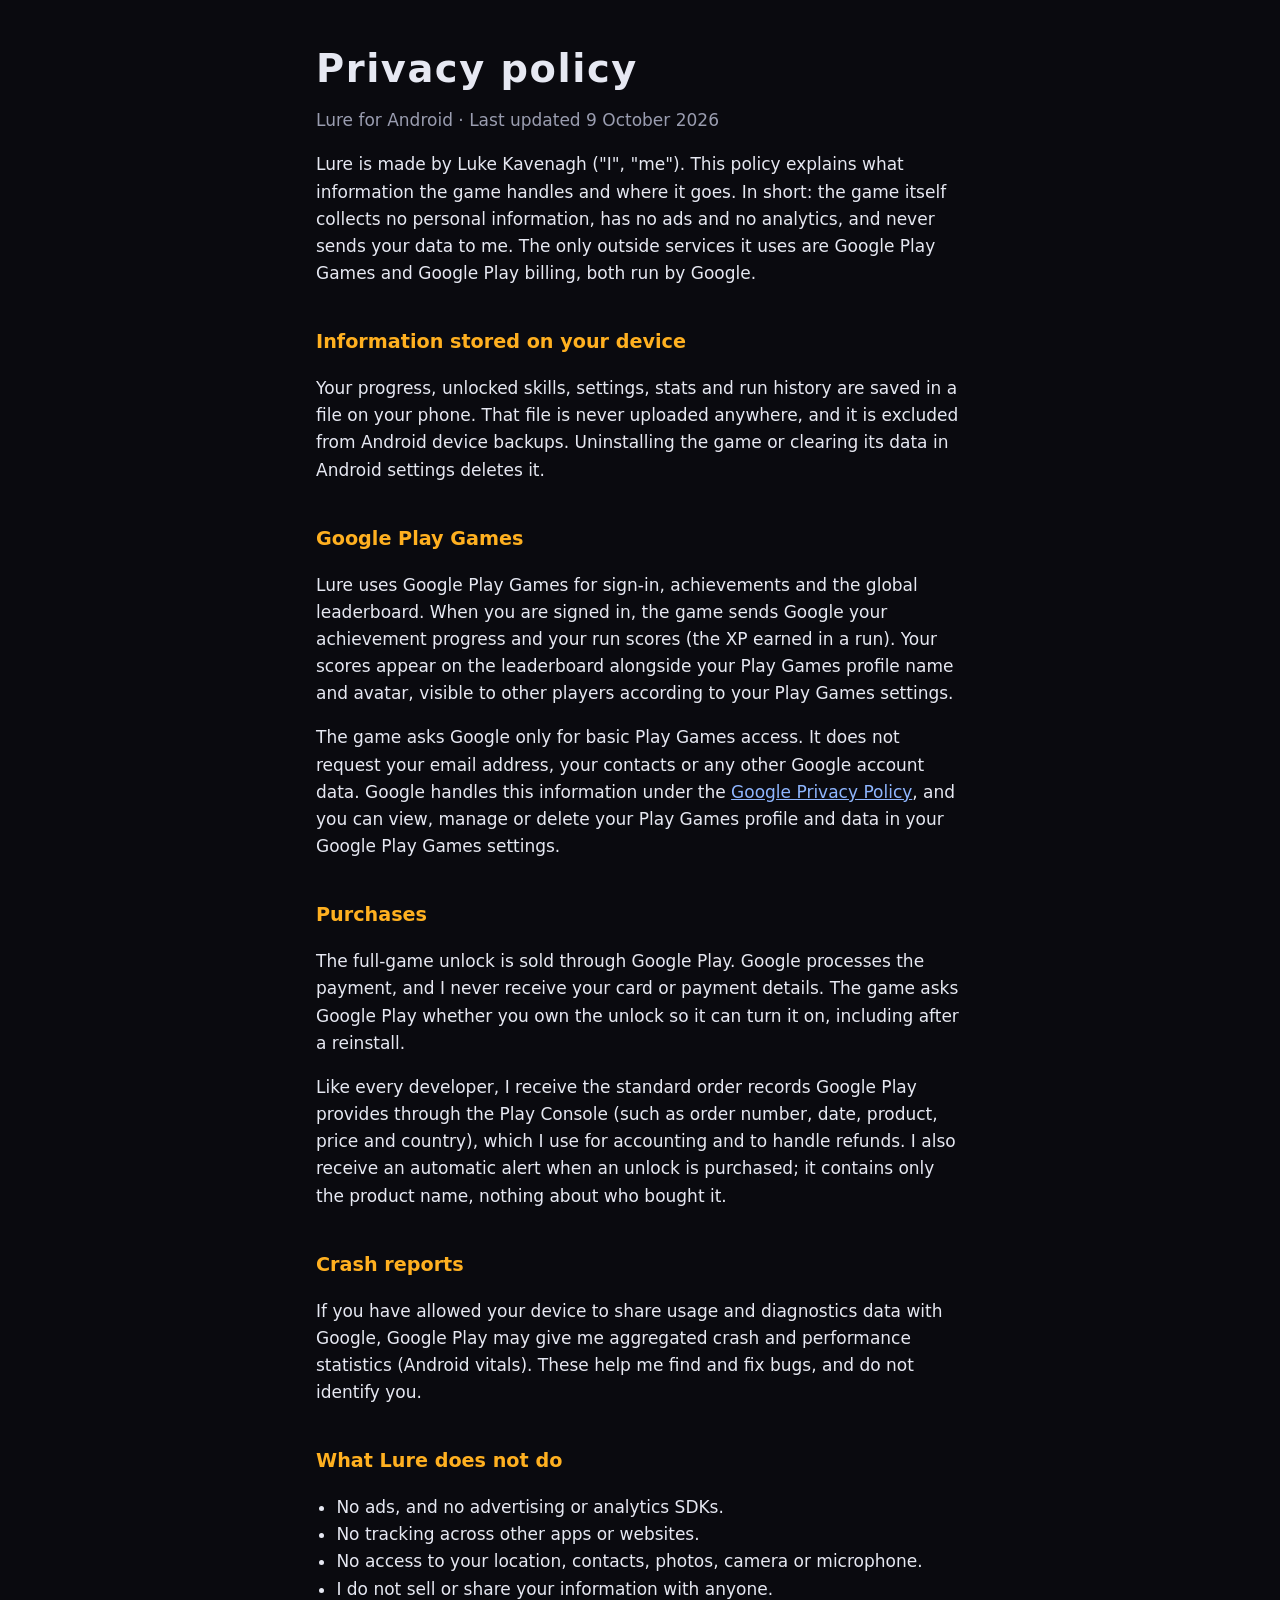
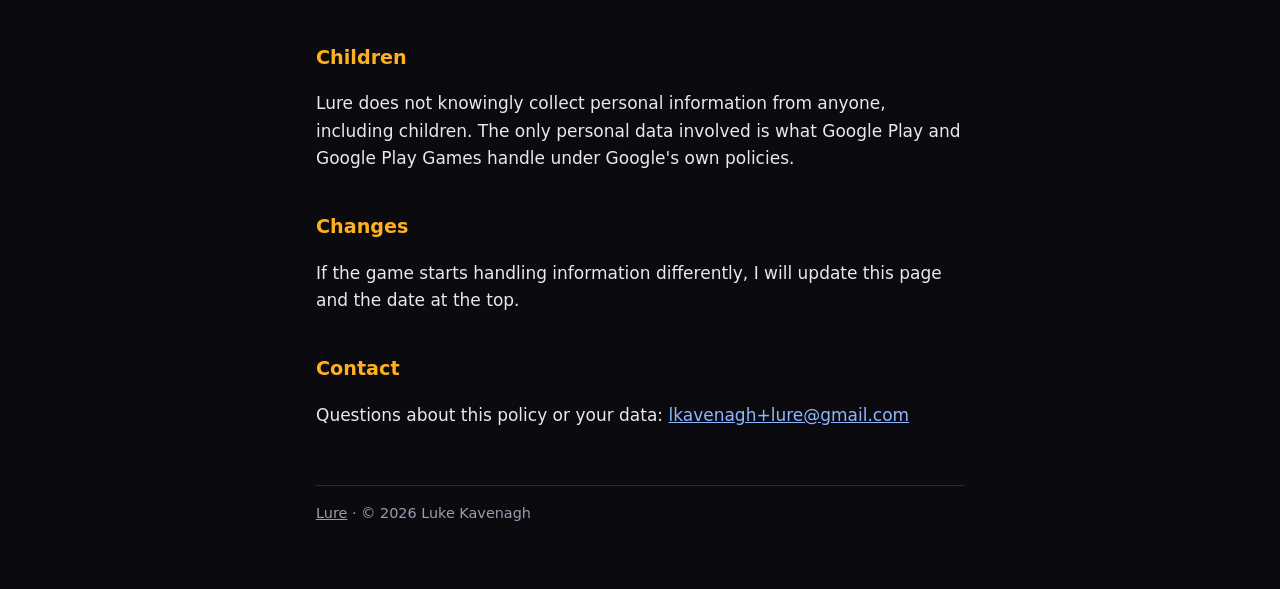
<file: lure/privacy.html>
<!doctype html>
<html lang="en">
<head>
<meta charset="utf-8">
<meta name="viewport" content="width=device-width, initial-scale=1">
<title>Lure Privacy Policy</title>
<link rel="icon" href="icon.svg" type="image/svg+xml">
<link rel="stylesheet" href="/style.css">
</head>
<body>
<main>
  <h1>Privacy policy</h1>
  <p class="dim">Lure for Android · Last updated 9 October 2026</p>

  <p>Lure is made by Luke Kavenagh ("I", "me"). This policy explains what information the
  game handles and where it goes. In short: the game itself collects no personal
  information, has no ads and no analytics, and never sends your data to me. The only
  outside services it uses are Google Play Games and Google Play billing, both run by
  Google.</p>

  <h2>Information stored on your device</h2>
  <p>Your progress, unlocked skills, settings, stats and run history are saved in a file on
  your phone. That file is never uploaded anywhere, and it is excluded from Android device
  backups. Uninstalling the game or clearing its data in Android settings deletes it.</p>

  <h2>Google Play Games</h2>
  <p>Lure uses Google Play Games for sign-in, achievements and the global leaderboard. When
  you are signed in, the game sends Google your achievement progress and your run scores
  (the XP earned in a run). Your scores appear on the leaderboard alongside your Play Games
  profile name and avatar, visible to other players according to your Play Games
  settings.</p>
  <p>The game asks Google only for basic Play Games access. It does not request your email
  address, your contacts or any other Google account data. Google handles this information
  under the <a href="https://policies.google.com/privacy">Google Privacy Policy</a>, and you
  can view, manage or delete your Play Games profile and data in your Google Play Games
  settings.</p>

  <h2>Purchases</h2>
  <p>The full-game unlock is sold through Google Play. Google processes the payment, and I
  never receive your card or payment details. The game asks Google Play whether you own the
  unlock so it can turn it on, including after a reinstall.</p>
  <p>Like every developer, I receive the standard order records Google Play provides through
  the Play Console (such as order number, date, product, price and country), which I use for
  accounting and to handle refunds. I also receive an automatic alert when an unlock is
  purchased; it contains only the product name, nothing about who bought it.</p>

  <h2>Crash reports</h2>
  <p>If you have allowed your device to share usage and diagnostics data with Google, Google
  Play may give me aggregated crash and performance statistics (Android vitals). These help
  me find and fix bugs, and do not identify you.</p>

  <h2>What Lure does not do</h2>
  <ul>
    <li>No ads, and no advertising or analytics SDKs.</li>
    <li>No tracking across other apps or websites.</li>
    <li>No access to your location, contacts, photos, camera or microphone.</li>
    <li>I do not sell or share your information with anyone.</li>
  </ul>

  <h2>Children</h2>
  <p>Lure does not knowingly collect personal information from anyone, including children.
  The only personal data involved is what Google Play and Google Play Games handle under
  Google's own policies.</p>

  <h2>Changes</h2>
  <p>If the game starts handling information differently, I will update this page and the
  date at the top.</p>

  <h2>Contact</h2>
  <p>Questions about this policy or your data: <a href="mailto:lkavenagh+lure@gmail.com">lkavenagh+lure@gmail.com</a></p>

  <footer>
    <a href="./">Lure</a> · © 2026 Luke Kavenagh
  </footer>
</main>
</body>
</html>
</file>
<file: style.css>
:root {
  --bg: #0a0a0f;
  --text: #e6e8f2;
  --dim: #9a9db0;
  --faint: #2a2b36;
  --accent: #ffb020;
  --link: #8fb6ff;
}
* { box-sizing: border-box; }
html { -webkit-text-size-adjust: 100%; }
body {
  margin: 0;
  background: var(--bg);
  color: var(--text);
  font: 17px/1.6 system-ui, -apple-system, "Segoe UI", Roboto, sans-serif;
}
main { max-width: 680px; margin: 0 auto; padding: 48px 16px 64px; }
a { color: var(--link); }
h1 { font-size: 2.4rem; line-height: 1.1; margin: 0 0 8px; letter-spacing: 0.04em; }
h2 { font-size: 1.2rem; margin: 40px 0 8px; color: var(--accent); }
p, li { color: var(--text); }
.dim { color: var(--dim); }
.hero { text-align: center; }
.hero img { width: 140px; height: 140px; border-radius: 28px; display: block; margin: 0 auto 24px; }
.tagline { color: var(--dim); font-size: 1.1rem; margin: 0 0 28px; }
.button {
  display: inline-block; padding: 12px 24px; border: 2px solid var(--accent);
  border-radius: 10px; color: var(--accent); text-decoration: none; font-weight: 600;
}
.button:hover { background: rgba(255, 176, 32, 0.1); }
ul { padding-left: 1.2em; }
footer { margin-top: 56px; padding-top: 16px; border-top: 1px solid var(--faint); color: var(--dim); font-size: 0.9rem; }
footer a { color: var(--dim); }
</file>
